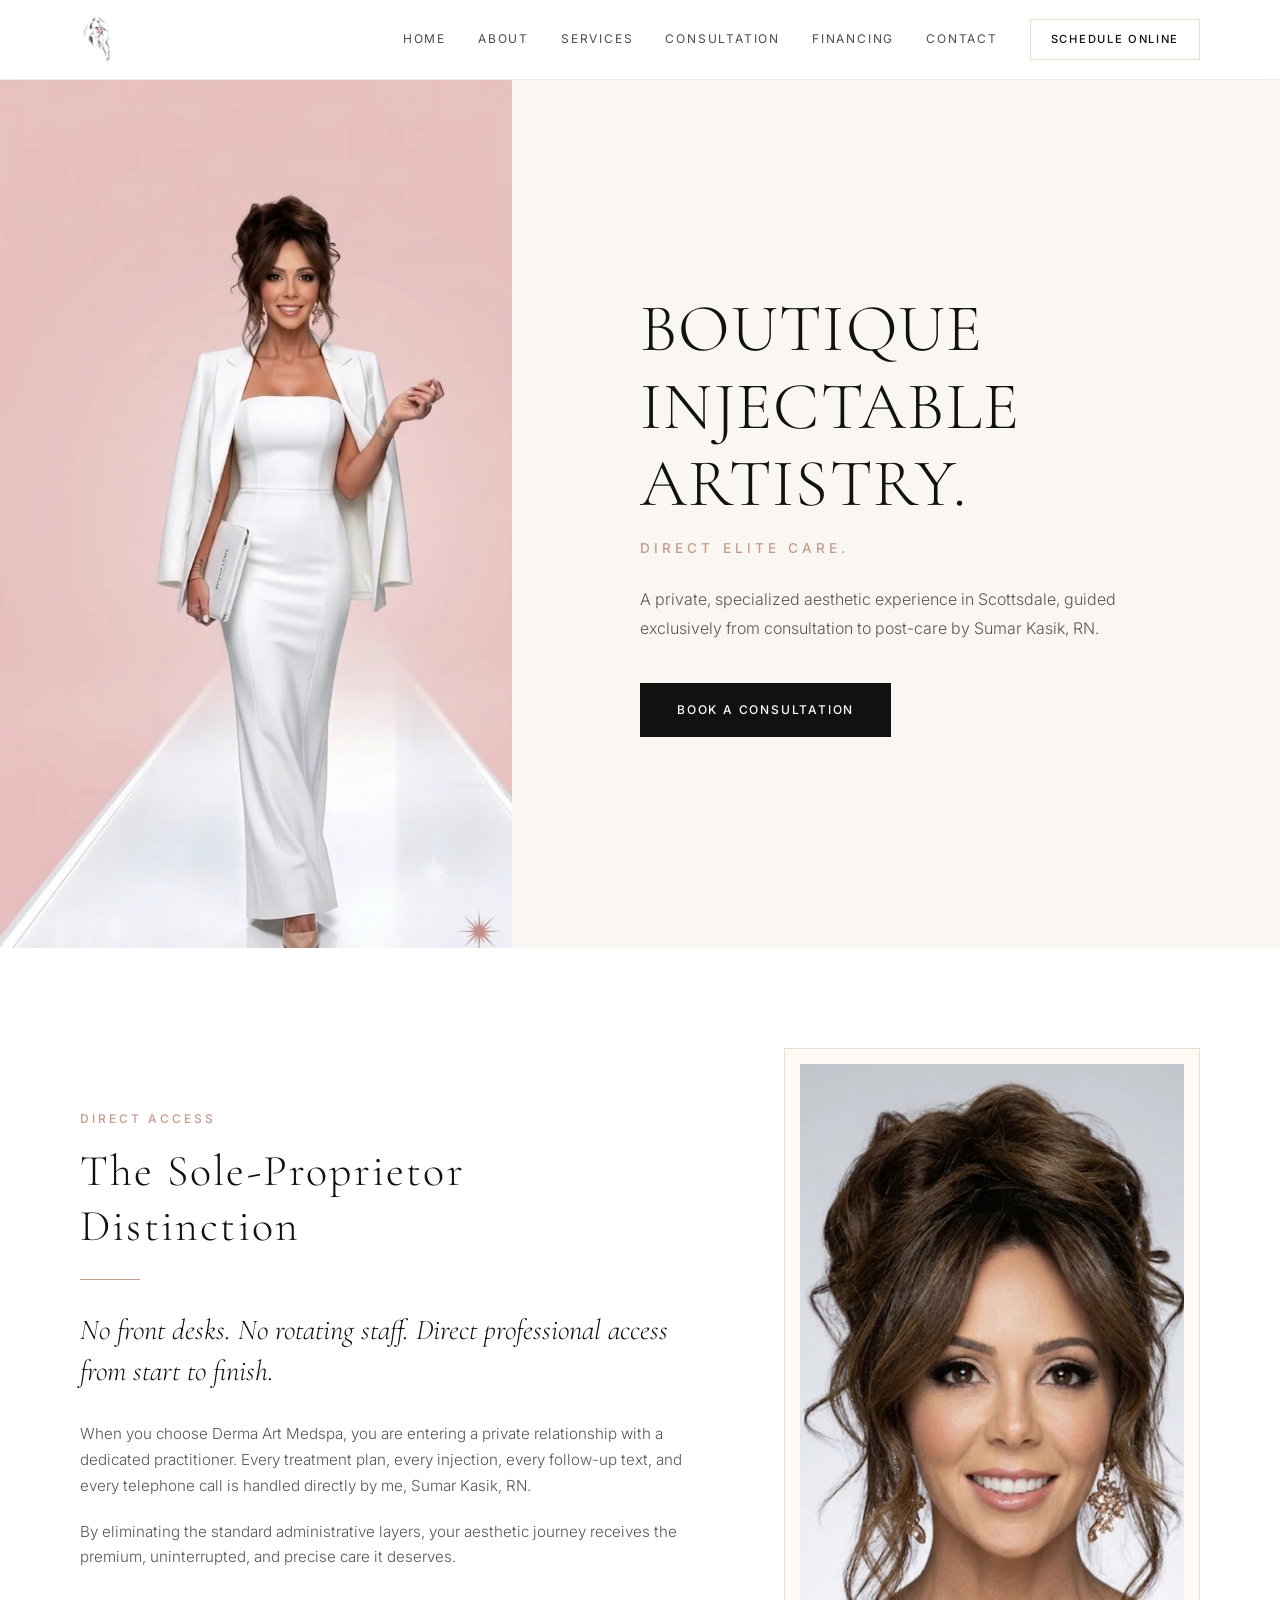
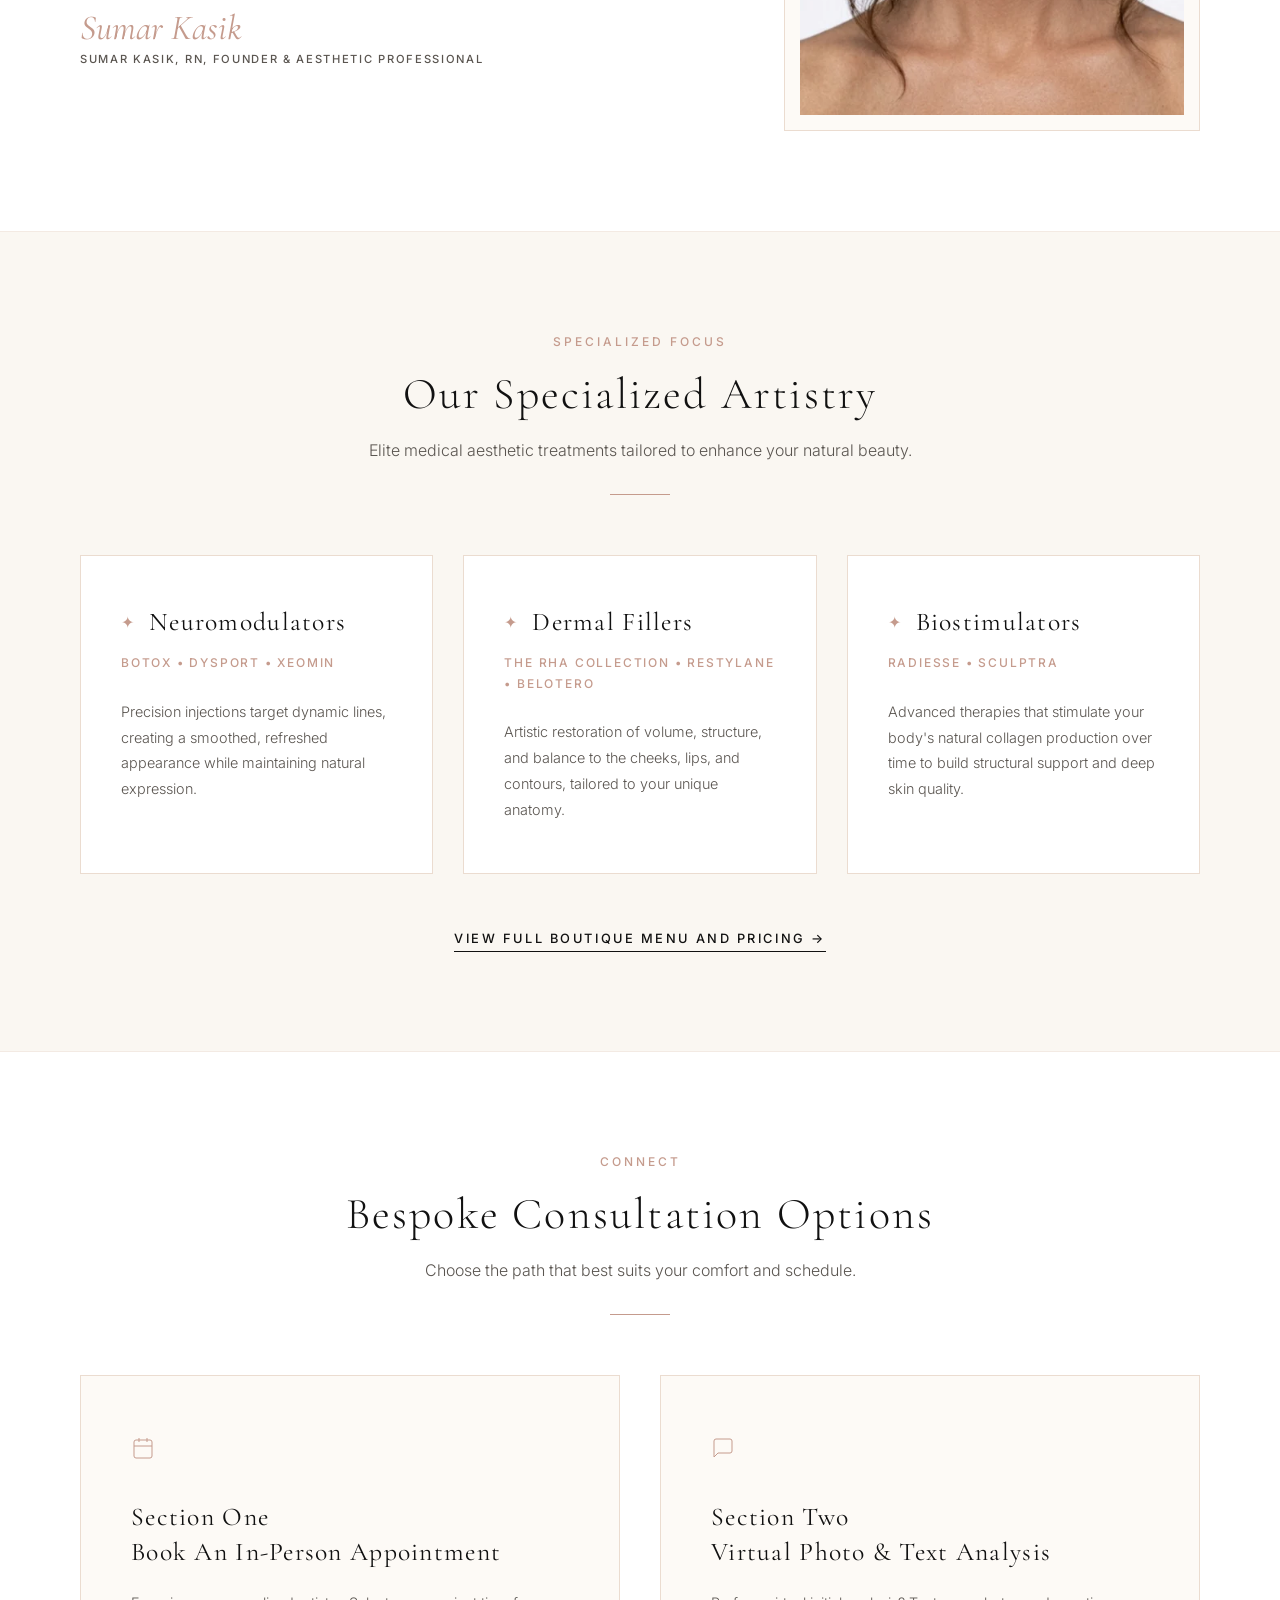
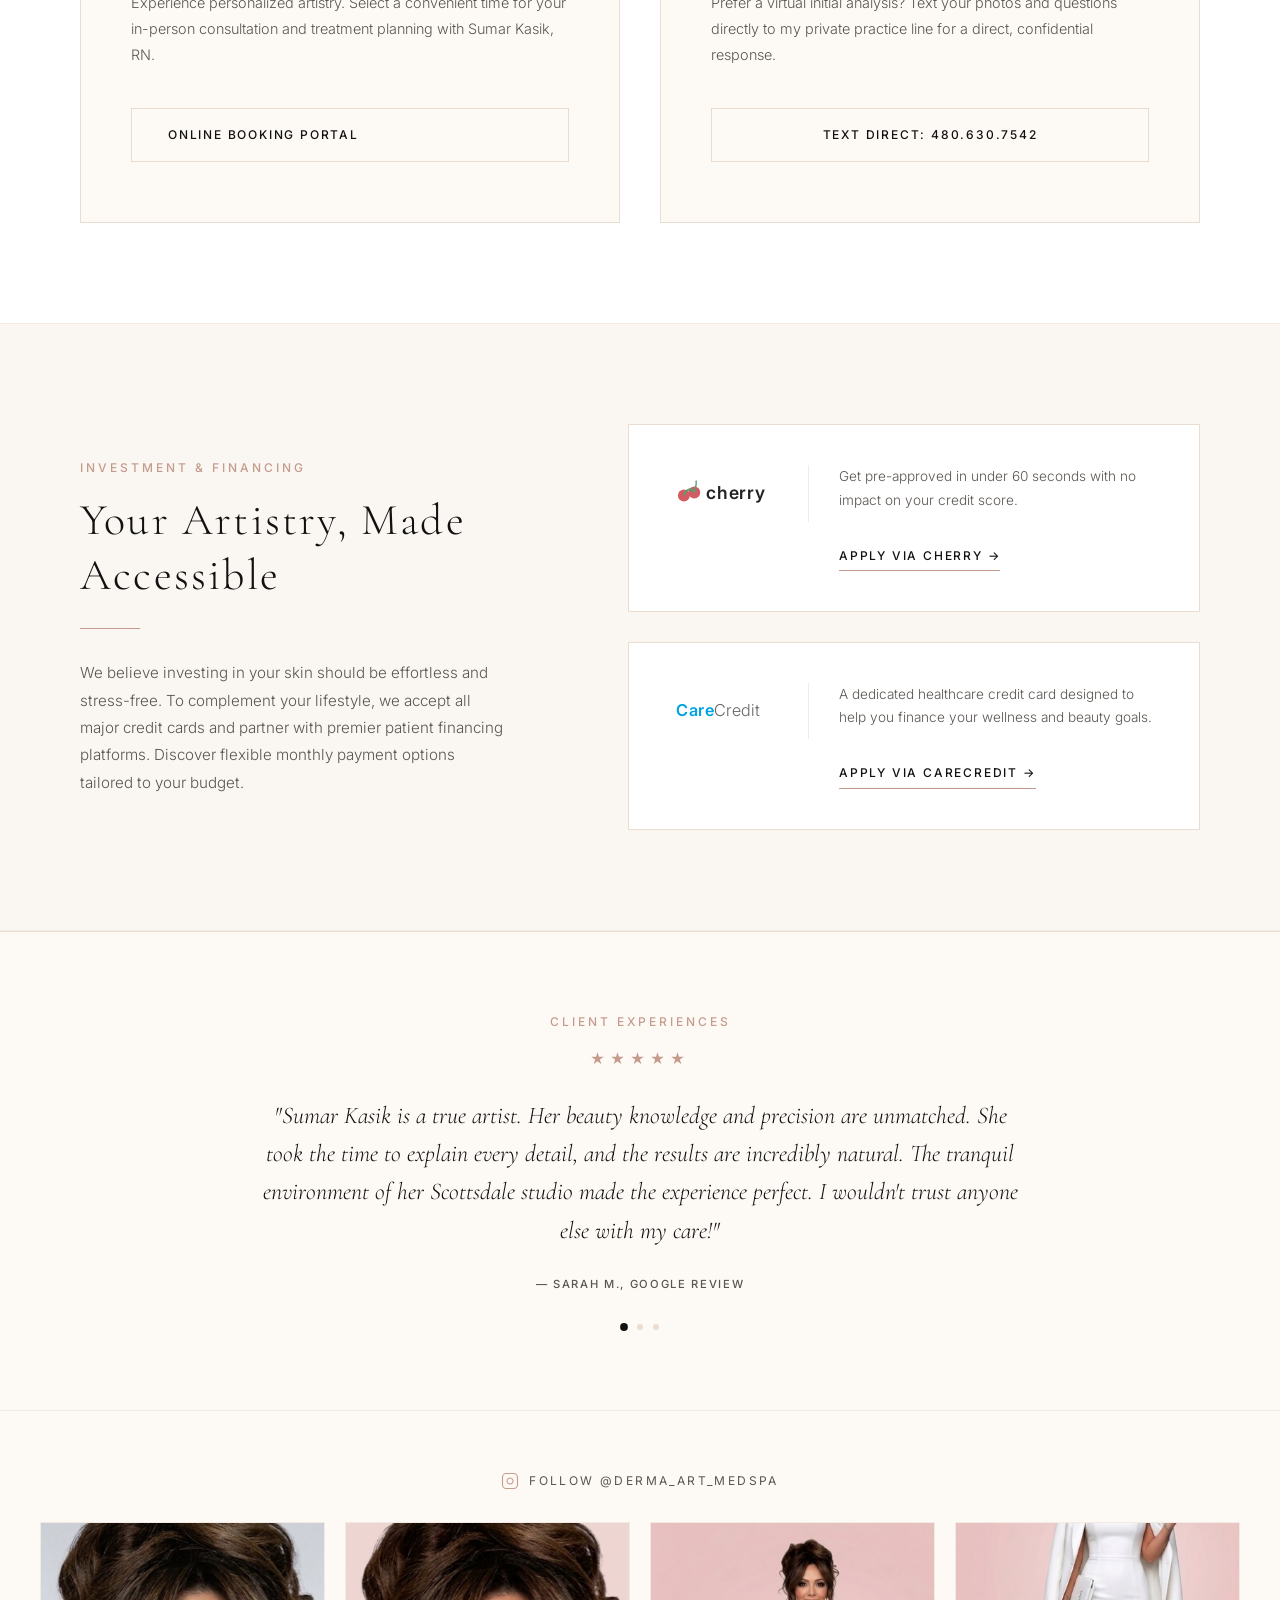
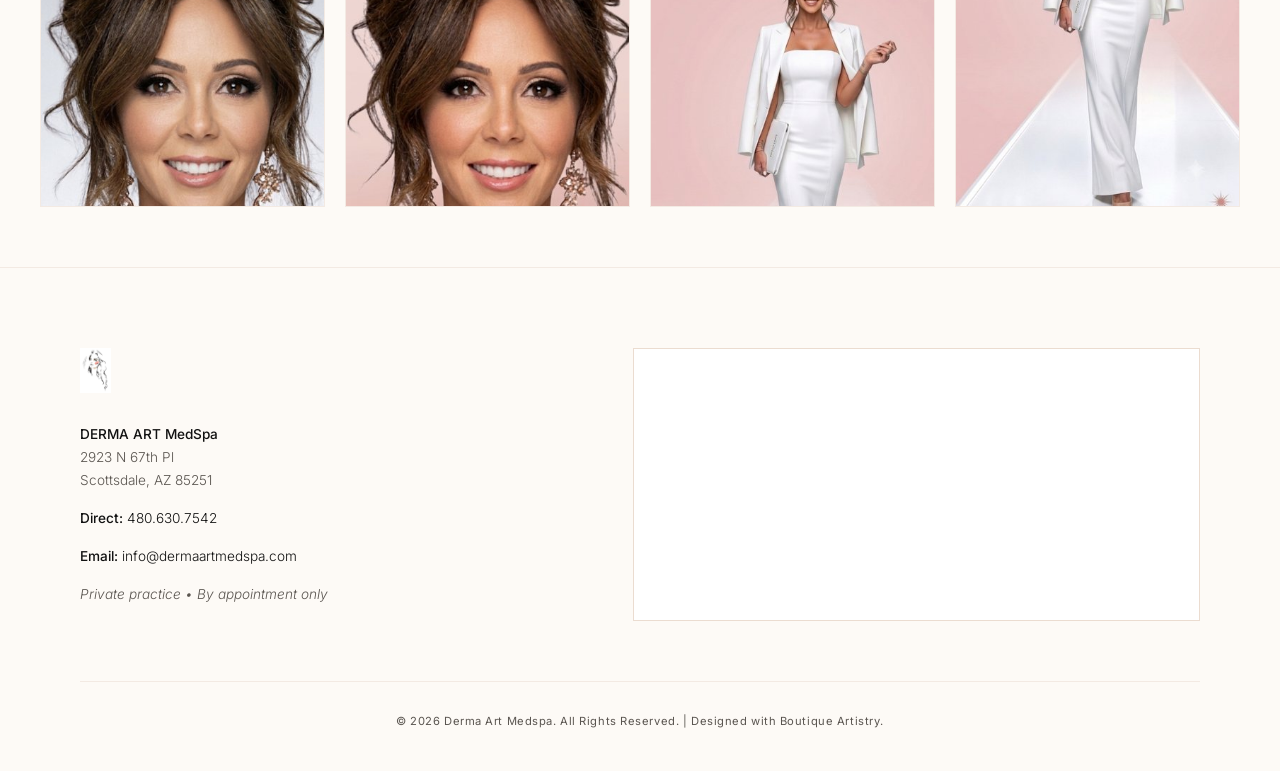
<file: deploy/configs/workspace-coder/index.html>
<!DOCTYPE html>
<html lang="en">
<head>
    <meta charset="UTF-8">
    <meta name="viewport" content="width=device-width, initial-scale=1.0">
    <meta name="description" content="A private, specialized aesthetic experience in Scottsdale, guided exclusively from consultation to post-care by Sumar Kasik, RN. Boutique Artistry. Direct Elite Care.">
    <title>Derma Art Medspa | Boutique Injectable Artistry</title>
    <!-- Google Fonts: Playfair Display for headers, Inter for clean body text -->
    <link rel="preconnect" href="https://fonts.googleapis.com">
    <link rel="preconnect" href="https://fonts.gstatic.com" crossorigin>
    <link href="https://fonts.googleapis.com/css2?family=Cormorant+Garamond:ital,wght@0,300;0,400;0,500;1,300;1,400&family=Inter:wght@200;300;400;500;600&display=swap" rel="stylesheet">
    <link rel="stylesheet" href="style.css">
</head>
<body>

    <!-- Header Navigation -->
    <header class="header">
        <div class="header-container">
            <a href="#" class="logo-link">
                <img src="assets/logo.png" alt="Derma Art Medspa Logo" class="nav-logo">
            </a>
            <nav class="nav-menu" id="navMenu">
                <a href="#hero" class="nav-item">Home</a>
                <a href="#direct-access" class="nav-item">About</a>
                <a href="#services" class="nav-item">Services</a>
                <a href="#consultation" class="nav-item">Consultation</a>
                <a href="#financing" class="nav-item">Financing</a>
                <a href="#contact" class="nav-item">Contact</a>
                <a href="https://square.site/appointments/book/EC5R46S63KXZB/derma-art-medspa-scottsdale-az" class="btn btn-nav">Schedule Online</a>
            </nav>
            <button class="hamburger" id="hamburgerBtn" aria-label="Toggle Menu">
                <span class="bar"></span>
                <span class="bar"></span>
                <span class="bar"></span>
            </button>
        </div>
    </header>

    <main>
        <!-- 1. Hero Section -->
        <section id="hero" class="hero-section">
            <div class="hero-container">
                <div class="hero-image-wrapper">
                    <picture>
                        <source srcset="assets/hero.webp" type="image/webp">
                        <img src="assets/hero.png" alt="Sumar Kasik, RN - Boutique Injectable Artist" class="hero-image">
                    </picture>
                </div>
                <div class="hero-content">
                    <div class="hero-text-block">
                        <h1 class="hero-title">BOUTIQUE<br>INJECTABLE<br>ARTISTRY.</h1>
                        <p class="hero-subtitle">Direct Elite Care.</p>
                        <p class="hero-description">
                            A private, specialized aesthetic experience in Scottsdale, guided exclusively from consultation to post-care by Sumar Kasik, RN.
                        </p>
                        <a href="https://square.site/appointments/book/EC5R46S63KXZB/derma-art-medspa-scottsdale-az" class="btn btn-primary">Book a Consultation</a>
                    </div>
                </div>
            </div>
        </section>

        <!-- 2. The Direct Access Distinction -->
        <section id="direct-access" class="direct-access-section scroll-reveal">
            <div class="section-container">
                <div class="direct-access-grid">
                    <div class="direct-access-text">
                        <span class="section-tag">Direct Access</span>
                        <h2 class="section-title">The Sole-Proprietor Distinction</h2>
                        <div class="fine-divider"></div>
                        <p class="distinction-highlight">
                            No front desks. No rotating staff. Direct professional access from start to finish.
                        </p>
                        <p class="distinction-body">
                            When you choose Derma Art Medspa, you are entering a private relationship with a dedicated practitioner. Every treatment plan, every injection, every follow-up text, and every telephone call is handled directly by me, Sumar Kasik, RN. 
                        </p>
                        <p class="distinction-body">
                            By eliminating the standard administrative layers, your aesthetic journey receives the premium, uninterrupted, and precise care it deserves.
                        </p>
                        <div class="signature-block">
                            <span class="signature-text">Sumar Kasik</span>
                            <span class="signature-title">Sumar Kasik, RN, Founder & Aesthetic Professional</span>
                        </div>
                    </div>
                    <div class="direct-access-image">
                        <picture>
                            <source srcset="assets/bio-grey.webp" type="image/webp">
                            <img src="assets/bio-grey.webp" alt="Sumar Kasik, RN - Portrait" class="bio-image">
                        </picture>
                    </div>
                </div>
            </div>
        </section>

        <!-- 3. The Specialized Service Overview -->
        <section id="services" class="services-section scroll-reveal">
            <div class="section-container">
                <div class="center-header">
                    <span class="section-tag">Specialized Focus</span>
                    <h2 class="section-title">Our Specialized Artistry</h2>
                    <p class="section-subtitle-text">Elite medical aesthetic treatments tailored to enhance your natural beauty.</p>
                    <div class="fine-divider-center"></div>
                </div>
                
                <div class="services-grid">
                    <!-- Category 1 -->
                    <div class="service-card">
                        <div class="service-card-header">
                            <span class="service-icon">✦</span>
                            <h3>Neuromodulators</h3>
                        </div>
                        <p class="service-subtitle">Botox • Dysport • Xeomin</p>
                        <p class="service-description">
                            Precision injections target dynamic lines, creating a smoothed, refreshed appearance while maintaining natural expression.
                        </p>
                    </div>

                    <!-- Category 2 -->
                    <div class="service-card">
                        <div class="service-card-header">
                            <span class="service-icon">✦</span>
                            <h3>Dermal Fillers</h3>
                        </div>
                        <p class="service-subtitle">The RHA Collection • Restylane • Belotero</p>
                        <p class="service-description">
                            Artistic restoration of volume, structure, and balance to the cheeks, lips, and contours, tailored to your unique anatomy.
                        </p>
                    </div>

                    <!-- Category 3 -->
                    <div class="service-card">
                        <div class="service-card-header">
                            <span class="service-icon">✦</span>
                            <h3>Biostimulators</h3>
                        </div>
                        <p class="service-subtitle">Radiesse • Sculptra</p>
                        <p class="service-description">
                            Advanced therapies that stimulate your body's natural collagen production over time to build structural support and deep skin quality.
                        </p>
                    </div>
                </div>

                <div class="services-footer">
                    <a href="#" class="boutique-menu-link placeholder-trigger">View full boutique menu and pricing &rarr;</a>
                </div>
            </div>
        </section>

        <!-- 4. Two-Way Consultation Suite -->
        <section id="consultation" class="consultation-section scroll-reveal">
            <div class="section-container">
                <div class="center-header">
                    <span class="section-tag">Connect</span>
                    <h2 class="section-title">Bespoke Consultation Options</h2>
                    <p class="section-subtitle-text">Choose the path that best suits your comfort and schedule.</p>
                    <div class="fine-divider-center"></div>
                </div>

                <div class="consultation-grid">
                    <!-- Option 1: In-Person -->
                    <div class="consult-box">
                        <div class="consult-icon">
                            <svg viewBox="0 0 24 24" width="24" height="24" stroke="currentColor" stroke-width="1" fill="none">
                                <rect x="3" y="4" width="18" height="18" rx="2" ry="2"></rect>
                                <line x1="16" y1="2" x2="16" y2="6"></line>
                                <line x1="8" y1="2" x2="8" y2="6"></line>
                                <line x1="3" y1="10" x2="21" y2="10"></line>
                            </svg>
                        </div>
                        <h3>Section One<br>Book An In-Person Appointment</h3>
                        <p class="consult-description">
                            Experience personalized artistry. Select a convenient time for your in-person consultation and treatment planning with Sumar Kasik, RN.
                        </p>
                        <a href="https://square.site/appointments/book/EC5R46S63KXZB/derma-art-medspa-scottsdale-az" class="btn btn-secondary">Online Booking Portal</a>
                    </div>

                    <!-- Option 2: Virtual Text -->
                    <div class="consult-box">
                        <div class="consult-icon">
                            <svg viewBox="0 0 24 24" width="24" height="24" stroke="currentColor" stroke-width="1" fill="none">
                                <path d="M21 15a2 2 0 0 1-2 2H7l-4 4V5a2 2 0 0 1 2-2h14a2 2 0 0 1 2 2z"></path>
                            </svg>
                        </div>
                        <h3>Section Two<br>Virtual Photo & Text Analysis</h3>
                        <p class="consult-description">
                            Prefer a virtual initial analysis? Text your photos and questions directly to my private practice line for a direct, confidential response.
                        </p>
                        <a href="tel:4806307542" class="btn btn-secondary-outline">Text Direct: 480.630.7542</a>
                    </div>
                </div>
            </div>
        </section>

        <!-- 5. Seamless Financing -->
        <section id="financing" class="financing-section scroll-reveal">
            <div class="section-container">
                <div class="financing-grid">
                    <div class="financing-intro">
                        <span class="section-tag">Investment & Financing</span>
                        <h2 class="section-title">Your Artistry, Made Accessible</h2>
                        <div class="fine-divider"></div>
                        <p class="financing-description">
                            We believe investing in your skin should be effortless and stress-free. To complement your lifestyle, we accept all major credit cards and partner with premier patient financing platforms. Discover flexible monthly payment options tailored to your budget.
                        </p>
                    </div>
                    <div class="financing-platforms">
                        <!-- Cherry Financing -->
                        <div class="financing-card">
                            <div class="platform-logo-wrapper">
                                <!-- Cherry Logo SVG (Minimalist representation) -->
                                <svg class="platform-logo cherry-logo" viewBox="0 0 160 40" height="30" width="120" xmlns="http://www.w3.org/2000/svg">
                                    <circle cx="20" cy="22" r="8" fill="#d45b64"></circle>
                                    <circle cx="34" cy="18" r="8" fill="#d45b64"></circle>
                                    <path d="M20 22 C22 14, 30 10, 34 18" stroke="#5a9e6d" stroke-width="2.5" fill="none"></path>
                                    <path d="M34 18 C36 10, 38 4, 36 2" stroke="#5a9e6d" stroke-width="2" fill="none"></path>
                                    <text x="50" y="27" font-family="'Inter', sans-serif" font-weight="600" font-size="24" fill="#222222" letter-spacing="1">cherry</text>
                                </svg>
                            </div>
                            <p class="platform-copy">
                                Get pre-approved in under 60 seconds with no impact on your credit score.
                            </p>
                            <a href="https://withcherry.com/" class="btn btn-text-link">Apply via Cherry &rarr;</a>
                        </div>

                        <!-- CareCredit Financing -->
                        <div class="financing-card">
                            <div class="platform-logo-wrapper">
                                <!-- CareCredit Logo SVG -->
                                <svg class="platform-logo carecredit-logo" viewBox="0 0 160 40" height="30" width="120" xmlns="http://www.w3.org/2000/svg">
                                    <text x="10" y="27" font-family="'Inter', sans-serif" font-weight="600" font-size="22" fill="#00a3e0" letter-spacing="0.5">Care<tspan fill="#666666" font-weight="300">Credit</tspan></text>
                                </svg>
                            </div>
                            <p class="platform-copy">
                                A dedicated healthcare credit card designed to help you finance your wellness and beauty goals.
                            </p>
                            <a href="https://www.carecredit.com/doctor-locator/phoeniex-az/avante-optics-gfr352/" class="btn btn-text-link">Apply via CareCredit &rarr;</a>
                        </div>
                    </div>
                </div>
            </div>
        </section>
    </main>

    <!-- 6. Social Proof & Location (Footer) -->
    <footer id="contact" class="footer">
        <div class="footer-top">
            <!-- Review Carousel -->
            <div class="reviews-container">
                <span class="section-tag tag-center">Client Experiences</span>
                <div class="review-slider">
                    <!-- Slide 1 -->
                    <div class="review-slide active">
                        <div class="star-rating">★★★★★</div>
                        <p class="review-text">
                            "Sumar Kasik is a true artist. Her beauty knowledge and precision are unmatched. She took the time to explain every detail, and the results are incredibly natural. The tranquil environment of her Scottsdale studio made the experience perfect. I wouldn't trust anyone else with my care!"
                        </p>
                        <p class="review-author">— Sarah M., Google Review</p>
                    </div>
                    <!-- Slide 2 -->
                    <div class="review-slide">
                        <div class="star-rating">★★★★★</div>
                        <p class="review-text">
                            "What a breath of fresh air! Bypassing a busy front desk and dealing directly with Sumar from the first text was incredible. She is reliable, professional, and has an eye for aesthetic symmetry. She enhances your natural features beautifully. Highly recommend!"
                        </p>
                        <p class="review-author">— Elena R., Groupon Verified</p>
                    </div>
                    <!-- Slide 3 -->
                    <div class="review-slide">
                        <div class="star-rating">★★★★★</div>
                        <p class="review-text">
                            "Sumar's competence and warm personality instantly put me at ease. Her Scottsdale studio is a peaceful sanctuary. She represents personal beauty and artistry at the highest level, and her recommendations were spot on. My results are subtle, fresh, and exactly what I wanted."
                        </p>
                        <p class="review-author">— Amanda T., Groupon Verified</p>
                    </div>
                </div>
                <div class="carousel-dots">
                    <span class="dot active" data-index="0"></span>
                    <span class="dot" data-index="1"></span>
                    <span class="dot" data-index="2"></span>
                </div>
            </div>
        </div>

        <div class="footer-middle">
            <!-- Instagram Widget -->
            <div class="instagram-container">
                <div class="instagram-header">
                    <svg viewBox="0 0 24 24" width="18" height="18" stroke="currentColor" stroke-width="1.5" fill="none" class="insta-icon">
                        <rect x="2" y="2" width="20" height="20" rx="5" ry="5"></rect>
                        <path d="M16 11.37A4 4 0 1 1 12.63 8 4 4 0 0 1 16 11.37z"></path>
                        <line x1="17.5" y1="6.5" x2="17.51" y2="6.5"></line>
                    </svg>
                    <span>Follow @derma_art_medspa</span>
                </div>
                <div class="instagram-grid">
                    <div class="instagram-item">
                        <img src="assets/instagram1.jpg" alt="Instagram Post 1" class="insta-img">
                        <div class="insta-overlay"><span class="heart">❤</span></div>
                    </div>
                    <div class="instagram-item">
                        <img src="assets/instagram2.jpg" alt="Instagram Post 2" class="insta-img">
                        <div class="insta-overlay"><span class="heart">❤</span></div>
                    </div>
                    <div class="instagram-item">
                        <img src="assets/instagram3.jpg" alt="Instagram Post 3" class="insta-img">
                        <div class="insta-overlay"><span class="heart">❤</span></div>
                    </div>
                    <div class="instagram-item">
                        <img src="assets/instagram4.jpg" alt="Instagram Post 4" class="insta-img">
                        <div class="insta-overlay"><span class="heart">❤</span></div>
                    </div>
                </div>
            </div>
        </div>

        <div class="footer-bottom">
            <div class="footer-grid">
                <!-- Essentials Block -->
                <div class="footer-essentials">
                    <img src="assets/logo.png" alt="Derma Art Medspa Logo" class="footer-logo">
                    <div class="contact-details">
                        <p class="address">
                            <strong>DERMA ART MedSpa</strong><br>
                            2923 N 67th Pl<br>
                            Scottsdale, AZ 85251
                        </p>
                        <p class="phone">
                            <strong>Direct:</strong> <a href="tel:4806307542" class="footer-contact-link">480.630.7542</a>
                        </p>
                        <p class="email">
                            <strong>Email:</strong> <a href="mailto:info@dermaartmedspa.com" class="footer-contact-link">info@dermaartmedspa.com</a>
                        </p>
                        <p class="hours">
                            <em>Private practice • By appointment only</em>
                        </p>
                    </div>
                </div>

                <!-- Google Map Embed (Greyscale & Muted) -->
                <div class="footer-map">
                    <iframe 
                        src="https://www.google.com/maps/embed?pb=!1m18!1m12!1m3!1d3327.9103073740263!2d-111.9363066!3d33.4839843!2m3!1f0!2f0!3f0!3m2!1i1024!2i768!4f13.1!3m3!1m2!1s0x872b0beb4e9ef491%3A0xcad46fbf8c5ab20b!2s2923%20N%2067th%20Pl%2C%20Scottsdale%2C%20AZ%2085251!5e0!3m2!1sen!2sus!4v1700000000000!5m2!1sen!2sus" 
                        width="100%" 
                        height="220" 
                        style="border:0;" 
                        allowfullscreen="" 
                        loading="lazy" 
                        referrerpolicy="no-referrer-when-downgrade"
                        title="Derma Art Medspa Location Map">
                    </iframe>
                </div>
            </div>
            
            <div class="copyright-row">
                <p>&copy; 2026 Derma Art Medspa. All Rights Reserved. | Designed with Boutique Artistry.</p>
            </div>
        </div>
    </footer>

    <!-- Custom Modal for Placeholder Links -->
    <div class="modal-overlay" id="placeholderModal">
        <div class="modal-content">
            <button class="modal-close" id="modalCloseBtn" aria-label="Close Modal">&times;</button>
            <div class="modal-header">
                <span class="modal-icon">✦</span>
                <h2>Placeholder Notification</h2>
            </div>
            <div class="modal-divider"></div>
            <p class="modal-text">
                This button or link is currently a placeholder. It will become fully active once the live portal credentials and URL configurations (such as Vagaro, Cherry, or CareCredit) are integrated into this website.
            </p>
            <button class="btn btn-modal-close" id="modalCloseBtnOk">Understood</button>
        </div>
    </div>

    <script src="app.js"></script>
</body>
</html>
</file>
<file: deploy/configs/workspace-coder/style.css>
/* --- DESIGN SYSTEM & CSS VARIABLES --- */
:root {
    --bg-primary: #ffffff;
    --bg-secondary: #faf7f2; /* Pale, tranquil cream */
    --bg-accent: #fdfaf6;
    --text-primary: #111111; /* Warm dark grey/off-black */
    --text-secondary: #5a5550; /* Muted grey */
    --accent-color: #c59b8d; /* Muted rose gold */
    --accent-hover: #b48a7c;
    --border-color: #ebdcd0; /* Fine Warm-grey border */
    --border-light: #f3eae3;
    
    --font-serif: 'Cormorant Garamond', Georgia, serif;
    --font-sans: 'Inter', -apple-system, BlinkMacSystemFont, "Segoe UI", Roboto, sans-serif;
    
    --header-height: 80px;
    --container-max-width: 1200px;
    --transition-speed: 0.4s;
    --ease-preset: cubic-bezier(0.25, 0.46, 0.45, 0.94);
}

/* --- RESET & BASIC STYLES --- */
* {
    margin: 0;
    padding: 0;
    box-sizing: border-box;
}

html {
    scroll-behavior: smooth;
    font-size: 16px;
}

body {
    font-family: var(--font-sans);
    background-color: var(--bg-primary);
    color: var(--text-primary);
    line-height: 1.7;
    -webkit-font-smoothing: antialiased;
    overflow-x: hidden;
}

h1, h2, h3, h4 {
    font-family: var(--font-serif);
    font-weight: 300;
    letter-spacing: 0.05em;
    line-height: 1.25;
}

a {
    color: inherit;
    text-decoration: none;
    transition: all 0.3s ease;
}

img {
    max-width: 100%;
    height: auto;
    display: block;
}

.section-container {
    width: 100%;
    max-width: var(--container-max-width);
    margin: 0 auto;
    padding: 100px 40px;
}

/* --- HELPER STYLES --- */
.section-tag {
    font-family: var(--font-sans);
    text-transform: uppercase;
    font-size: 0.75rem;
    font-weight: 500;
    letter-spacing: 0.25em;
    color: var(--accent-color);
    display: block;
    margin-bottom: 15px;
}

.tag-center {
    text-align: center;
}

.section-title {
    font-size: 2.75rem;
    font-weight: 300;
    margin-bottom: 25px;
    color: var(--text-primary);
}

.section-subtitle-text {
    font-family: var(--font-sans);
    font-size: 1rem;
    color: var(--text-secondary);
    font-weight: 300;
    margin-top: -10px;
    margin-bottom: 30px;
}

.center-header {
    text-align: center;
    margin-bottom: 60px;
}

.fine-divider {
    width: 60px;
    height: 1px;
    background-color: var(--accent-color);
    margin-bottom: 30px;
}

.fine-divider-center {
    width: 60px;
    height: 1px;
    background-color: var(--accent-color);
    margin: 0 auto 30px auto;
}

/* --- BUTTONS --- */
.btn {
    display: inline-block;
    font-family: var(--font-sans);
    font-size: 0.75rem;
    text-transform: uppercase;
    font-weight: 500;
    letter-spacing: 0.15em;
    padding: 16px 36px;
    border: 1px solid var(--text-primary);
    cursor: pointer;
    background: transparent;
    transition: all var(--transition-speed) var(--ease-preset);
    outline: none;
}

.btn-primary {
    background-color: var(--text-primary);
    color: var(--bg-primary);
}

.btn-primary:hover {
    background-color: var(--accent-color);
    border-color: var(--accent-color);
    color: var(--bg-primary);
    transform: translateY(-2px);
}

.btn-secondary {
    border-color: var(--border-color);
    color: var(--text-primary);
    background-color: var(--bg-accent);
}

.btn-secondary:hover {
    border-color: var(--text-primary);
    background-color: var(--text-primary);
    color: var(--bg-primary);
}

.btn-secondary-outline {
    border: 1px solid var(--border-color);
    color: var(--text-primary);
    text-align: center;
    padding: 16px 24px;
}

.btn-secondary-outline:hover {
    border-color: var(--text-primary);
    background-color: var(--bg-accent);
}

.btn-text-link {
    border: none;
    border-bottom: 1px solid var(--accent-color);
    padding: 4px 0;
    font-size: 0.75rem;
    letter-spacing: 0.15em;
    color: var(--text-primary);
}

.btn-text-link:hover {
    color: var(--accent-hover);
    border-bottom-color: var(--accent-hover);
    padding-left: 5px;
}

/* --- HEADER & NAVIGATION --- */
.header {
    position: fixed;
    top: 0;
    left: 0;
    width: 100%;
    height: var(--header-height);
    background-color: rgba(255, 255, 255, 0.9);
    backdrop-filter: blur(10px);
    -webkit-backdrop-filter: blur(10px);
    border-bottom: 1px solid var(--border-light);
    z-index: 1000;
    transition: all 0.3s ease;
}

.header-container {
    max-width: var(--container-max-width);
    margin: 0 auto;
    height: 100%;
    display: flex;
    justify-content: space-between;
    align-items: center;
    padding: 0 40px;
}

.nav-logo {
    height: 50px;
    width: auto;
}

.nav-menu {
    display: flex;
    align-items: center;
    gap: 32px;
}

.nav-item {
    font-size: 0.75rem;
    text-transform: uppercase;
    font-weight: 400;
    letter-spacing: 0.15em;
    color: var(--text-primary);
    opacity: 0.75;
}

.nav-item:hover {
    opacity: 1;
    color: var(--accent-color);
}

.btn-nav {
    padding: 10px 20px;
    font-size: 0.7rem;
    border-color: var(--border-color);
}

.btn-nav:hover {
    background-color: var(--text-primary);
    color: var(--bg-primary);
    border-color: var(--text-primary);
}

/* Hamburger Menu Button */
.hamburger {
    display: none;
    cursor: pointer;
    background: transparent;
    border: none;
}

.hamburger .bar {
    display: block;
    width: 20px;
    height: 1px;
    margin: 5px auto;
    background-color: var(--text-primary);
    transition: all 0.3s ease-in-out;
}

/* --- 1. HERO SECTION --- */
.hero-section {
    padding-top: var(--header-height);
    min-height: calc(100vh - var(--header-height));
    background-color: var(--bg-secondary);
    display: flex;
    align-items: stretch;
}

.hero-container {
    display: flex;
    width: 100%;
    max-width: 100%;
}

.hero-image-wrapper {
    flex: 1;
    position: relative;
    overflow: hidden;
    background-color: #f7e9e6; /* Matches the background of the image exactly */
}

.hero-image {
    width: 100%;
    height: 100%;
    object-fit: cover;
    object-position: center bottom;
}

.hero-content {
    flex: 1;
    display: flex;
    align-items: center;
    justify-content: flex-start;
    padding: 80px 10%;
    background-color: var(--bg-secondary);
}

.hero-text-block {
    max-width: 480px;
}

.hero-title {
    font-size: 4.2rem;
    font-weight: 300;
    line-height: 1.15;
    letter-spacing: 0.02em;
    color: var(--text-primary);
    margin-bottom: 15px;
}

.hero-subtitle {
    font-family: var(--font-sans);
    text-transform: uppercase;
    font-size: 0.85rem;
    font-weight: 500;
    letter-spacing: 0.3em;
    color: var(--accent-color);
    margin-bottom: 25px;
}

.hero-description {
    font-size: 1rem;
    color: var(--text-secondary);
    margin-bottom: 40px;
    font-weight: 300;
    line-height: 1.8;
}

/* --- 2. DIRECT ACCESS SECTION --- */
.direct-access-section {
    background-color: var(--bg-primary);
    border-bottom: 1px solid var(--border-light);
}

.direct-access-grid {
    display: grid;
    grid-template-columns: 1.2fr 0.8fr;
    gap: 80px;
    align-items: center;
}

.direct-access-text {
    padding-right: 20px;
}

.distinction-highlight {
    font-family: var(--font-serif);
    font-size: 1.8rem;
    font-style: italic;
    color: var(--text-primary);
    margin-bottom: 30px;
    line-height: 1.4;
    font-weight: 300;
}

.distinction-body {
    font-size: 0.95rem;
    color: var(--text-secondary);
    margin-bottom: 20px;
    font-weight: 300;
}

.signature-block {
    margin-top: 40px;
    display: flex;
    flex-direction: column;
}

.signature-text {
    font-family: var(--font-serif);
    font-size: 2.2rem;
    color: var(--accent-color);
    font-style: italic;
    margin-bottom: 5px;
    line-height: 1;
}

.signature-title {
    font-size: 0.7rem;
    text-transform: uppercase;
    letter-spacing: 0.15em;
    color: var(--text-secondary);
    font-weight: 500;
}

.direct-access-image {
    position: relative;
    border: 1px solid var(--border-color);
    padding: 15px;
    background-color: var(--bg-accent);
}

.bio-image {
    width: 100%;
    height: auto;
    object-fit: cover;
}

/* --- 3. SERVICES SECTION --- */
.services-section {
    background-color: var(--bg-secondary);
    border-bottom: 1px solid var(--border-light);
}

.services-grid {
    display: grid;
    grid-template-columns: repeat(3, 1fr);
    gap: 30px;
    margin-bottom: 50px;
}

.service-card {
    background-color: var(--bg-primary);
    border: 1px solid var(--border-color);
    padding: 50px 40px;
    transition: all var(--transition-speed) var(--ease-preset);
}

.service-card:hover {
    transform: translateY(-5px);
    border-color: var(--text-primary);
    box-shadow: 0 10px 30px rgba(0, 0, 0, 0.02);
}

.service-card-header {
    display: flex;
    align-items: center;
    gap: 15px;
    margin-bottom: 15px;
}

.service-icon {
    font-size: 1rem;
    color: var(--accent-color);
}

.service-card h3 {
    font-size: 1.6rem;
    font-weight: 400;
    color: var(--text-primary);
}

.service-subtitle {
    font-family: var(--font-sans);
    font-size: 0.75rem;
    text-transform: uppercase;
    font-weight: 500;
    letter-spacing: 0.15em;
    color: var(--accent-color);
    margin-bottom: 25px;
}

.service-description {
    font-size: 0.9rem;
    color: var(--text-secondary);
    font-weight: 300;
    line-height: 1.8;
}

.services-footer {
    text-align: center;
    margin-top: 20px;
}

.boutique-menu-link {
    font-family: var(--font-sans);
    font-size: 0.8rem;
    text-transform: uppercase;
    font-weight: 500;
    letter-spacing: 0.2em;
    color: var(--text-primary);
    border-bottom: 1px solid var(--text-primary);
    padding-bottom: 5px;
}

.boutique-menu-link:hover {
    color: var(--accent-color);
    border-bottom-color: var(--accent-color);
    padding-left: 8px;
}

/* --- 4. CONSULTATION SECTION --- */
.consultation-section {
    background-color: var(--bg-primary);
    border-bottom: 1px solid var(--border-light);
}

.consultation-grid {
    display: grid;
    grid-template-columns: repeat(2, 1fr);
    gap: 40px;
}

.consult-box {
    border: 1px solid var(--border-color);
    padding: 60px 50px;
    background-color: var(--bg-accent);
    display: flex;
    flex-direction: column;
    align-items: flex-start;
    transition: all var(--transition-speed) var(--ease-preset);
}

.consult-box:hover {
    border-color: var(--text-primary);
}

.consult-icon {
    margin-bottom: 30px;
    color: var(--accent-color);
}

.consult-box h3 {
    font-size: 1.6rem;
    font-weight: 400;
    margin-bottom: 20px;
    line-height: 1.4;
}

.consult-description {
    font-size: 0.9rem;
    color: var(--text-secondary);
    margin-bottom: 40px;
    font-weight: 300;
    line-height: 1.8;
    flex-grow: 1;
}

.consult-box .btn, 
.consult-box .btn-secondary-outline {
    width: 100%;
}

/* --- 5. FINANCING SECTION --- */
.financing-section {
    background-color: var(--bg-secondary);
    border-bottom: 1px solid var(--border-light);
}

.financing-grid {
    display: grid;
    grid-template-columns: 0.9fr 1.1fr;
    gap: 80px;
    align-items: center;
}

.financing-intro {
    padding-right: 40px;
}

.financing-description {
    font-size: 0.95rem;
    color: var(--text-secondary);
    font-weight: 300;
    line-height: 1.8;
}

.financing-platforms {
    display: flex;
    flex-direction: column;
    gap: 30px;
}

.financing-card {
    background-color: var(--bg-primary);
    border: 1px solid var(--border-color);
    padding: 40px;
    display: grid;
    grid-template-columns: 140px 1fr;
    gap: 30px;
    align-items: center;
}

.platform-logo-wrapper {
    display: flex;
    justify-content: flex-start;
    align-items: center;
    border-right: 1px solid var(--border-light);
    height: 100%;
    padding-right: 20px;
}

.platform-logo {
    display: block;
    max-width: 100%;
}

.platform-copy {
    font-size: 0.85rem;
    color: var(--text-secondary);
    font-weight: 300;
    margin-bottom: 10px;
}

.financing-card .btn-text-link {
    grid-column: 2 / -1;
    justify-self: start;
    margin-top: -10px;
}

/* --- 6. FOOTER --- */
.footer {
    background-color: var(--bg-accent);
    border-top: 1px solid var(--border-color);
}

/* Review Carousel */
.footer-top {
    border-bottom: 1px solid var(--border-light);
}

.reviews-container {
    max-width: 800px;
    margin: 0 auto;
    padding: 80px 20px;
    text-align: center;
}

.review-slider {
    position: relative;
    min-height: 200px;
    margin-bottom: 30px;
}

.review-slide {
    position: absolute;
    top: 0;
    left: 0;
    width: 100%;
    opacity: 0;
    transform: translateY(15px);
    transition: all 0.6s var(--ease-preset);
    pointer-events: none;
}

.review-slide.active {
    position: relative;
    opacity: 1;
    transform: translateY(0);
    pointer-events: auto;
}

.star-rating {
    color: var(--accent-color);
    letter-spacing: 5px;
    font-size: 0.9rem;
    margin-bottom: 25px;
}

.review-text {
    font-family: var(--font-serif);
    font-size: 1.5rem;
    font-style: italic;
    font-weight: 300;
    line-height: 1.6;
    color: var(--text-primary);
    margin-bottom: 25px;
}

.review-author {
    font-family: var(--font-sans);
    text-transform: uppercase;
    font-size: 0.7rem;
    font-weight: 500;
    letter-spacing: 0.15em;
    color: var(--text-secondary);
}

.carousel-dots {
    display: flex;
    justify-content: center;
    gap: 10px;
}

.dot {
    width: 6px;
    height: 6px;
    border-radius: 50%;
    background-color: var(--border-color);
    cursor: pointer;
    transition: all 0.3s ease;
}

.dot.active {
    background-color: var(--text-primary);
    transform: scale(1.3);
}

/* Instagram Widget */
.footer-middle {
    border-bottom: 1px solid var(--border-light);
    padding: 60px 40px;
}

.instagram-container {
    max-width: var(--container-max-width);
    margin: 0 auto;
}

.instagram-header {
    display: flex;
    align-items: center;
    justify-content: center;
    gap: 10px;
    font-size: 0.75rem;
    text-transform: uppercase;
    letter-spacing: 0.2em;
    margin-bottom: 30px;
    color: var(--text-secondary);
}

.insta-icon {
    color: var(--accent-color);
}

.instagram-grid {
    display: grid;
    grid-template-columns: repeat(4, 1fr);
    gap: 20px;
}

.instagram-item {
    position: relative;
    overflow: hidden;
    aspect-ratio: 1;
    border: 1px solid var(--border-light);
}

.insta-img {
    width: 100%;
    height: 100%;
    object-fit: cover;
    transition: transform 0.6s var(--ease-preset);
}

.insta-overlay {
    position: absolute;
    top: 0;
    left: 0;
    width: 100%;
    height: 100%;
    background-color: rgba(255, 255, 255, 0.4);
    display: flex;
    align-items: center;
    justify-content: center;
    opacity: 0;
    transition: all 0.4s ease;
    backdrop-filter: blur(2px);
}

.heart {
    color: var(--text-primary);
    font-size: 1.5rem;
    transform: scale(0.8);
    transition: transform 0.4s var(--ease-preset);
}

.instagram-item:hover .insta-img {
    transform: scale(1.05);
}

.instagram-item:hover .insta-overlay {
    opacity: 1;
}

.instagram-item:hover .heart {
    transform: scale(1);
}

/* Essentials and Map */
.footer-bottom {
    max-width: var(--container-max-width);
    margin: 0 auto;
    padding: 80px 40px 40px 40px;
}

.footer-grid {
    display: grid;
    grid-template-columns: 1fr 1.2fr;
    gap: 80px;
    margin-bottom: 60px;
}

.footer-logo {
    height: 45px;
    width: auto;
    margin-bottom: 30px;
}

.contact-details p {
    font-size: 0.85rem;
    color: var(--text-secondary);
    margin-bottom: 15px;
    font-weight: 300;
}

.contact-details strong {
    color: var(--text-primary);
    font-weight: 500;
}

.footer-contact-link {
    color: var(--text-primary);
    border-bottom: 1px solid transparent;
}

.footer-contact-link:hover {
    color: var(--accent-color);
    border-bottom-color: var(--accent-color);
}

.footer-map {
    border: 1px solid var(--border-color);
    padding: 10px;
    background-color: var(--bg-primary);
}

.footer-map iframe {
    filter: grayscale(1) contrast(0.9) brightness(0.95);
    opacity: 0.6;
    transition: all 0.5s ease;
}

.footer-map:hover iframe {
    filter: grayscale(0.2) contrast(1) brightness(1);
    opacity: 0.95;
}

.copyright-row {
    border-top: 1px solid var(--border-light);
    padding-top: 30px;
    text-align: center;
    font-size: 0.7rem;
    color: var(--text-secondary);
    letter-spacing: 0.05em;
}

/* --- CUSTOM MODAL FOR PLACEHOLDERS --- */
.modal-overlay {
    position: fixed;
    top: 0;
    left: 0;
    width: 100%;
    height: 100%;
    background-color: rgba(26, 26, 26, 0.4);
    backdrop-filter: blur(8px);
    -webkit-backdrop-filter: blur(8px);
    z-index: 2000;
    display: flex;
    align-items: center;
    justify-content: center;
    opacity: 0;
    pointer-events: none;
    transition: opacity 0.4s var(--ease-preset);
}

.modal-overlay.active {
    opacity: 1;
    pointer-events: auto;
}

.modal-content {
    background-color: var(--bg-primary);
    border: 1px solid var(--border-color);
    width: 90%;
    max-width: 480px;
    padding: 40px;
    position: relative;
    transform: scale(0.95) translateY(10px);
    transition: transform 0.4s var(--ease-preset);
}

.modal-overlay.active .modal-content {
    transform: scale(1) translateY(0);
}

.modal-close {
    position: absolute;
    top: 20px;
    right: 20px;
    background: transparent;
    border: none;
    font-size: 1.5rem;
    line-height: 1;
    cursor: pointer;
    color: var(--text-secondary);
    transition: color 0.3s;
}

.modal-close:hover {
    color: var(--text-primary);
}

.modal-header {
    display: flex;
    align-items: center;
    gap: 15px;
    margin-bottom: 15px;
}

.modal-icon {
    font-size: 1.2rem;
    color: var(--accent-color);
}

.modal-content h2 {
    font-size: 1.6rem;
    font-weight: 300;
    color: var(--text-primary);
}

.modal-divider {
    width: 40px;
    height: 1px;
    background-color: var(--accent-color);
    margin-bottom: 20px;
}

.modal-text {
    font-size: 0.9rem;
    color: var(--text-secondary);
    line-height: 1.8;
    margin-bottom: 30px;
    font-weight: 300;
}

.btn-modal-close {
    width: 100%;
    background-color: var(--text-primary);
    color: var(--bg-primary);
    border: 1px solid var(--text-primary);
    font-size: 0.75rem;
    padding: 14px 20px;
}

.btn-modal-close:hover {
    background-color: var(--accent-color);
    border-color: var(--accent-color);
}

/* --- SCROLL ANIMATIONS (REVEAL) --- */
.scroll-reveal {
    opacity: 0;
    transform: translateY(30px);
    transition: opacity 0.8s ease, transform 0.8s var(--ease-preset);
}

.scroll-reveal.revealed {
    opacity: 1;
    transform: translateY(0);
}

/* --- RESPONSIVE MEDIA QUERIES --- */

/* Tablet Layout (1024px and below) */
@media (max-width: 1024px) {
    .section-container {
        padding: 80px 30px;
    }
    
    .hero-title {
        font-size: 3.2rem;
    }
    
    .direct-access-grid {
        grid-template-columns: 1fr;
        gap: 50px;
    }
    
    .direct-access-text {
        padding-right: 0;
        order: 2;
    }
    
    .direct-access-image {
        order: 1;
        max-width: 500px;
        margin: 0 auto;
        width: 100%;
    }
    
    .services-grid {
        grid-template-columns: repeat(2, 1fr);
        gap: 20px;
    }
    
    .services-grid .service-card:last-child {
        grid-column: 1 / -1;
    }
    
    .financing-grid {
        grid-template-columns: 1fr;
        gap: 50px;
    }
    
    .financing-intro {
        padding-right: 0;
    }
    
    .footer-grid {
        grid-template-columns: 1fr;
        gap: 50px;
    }
}

/* Mobile Navigation Trigger */
@media (max-width: 768px) {
    .header-container {
        padding: 0 24px;
    }
    
    .hamburger {
        display: block;
        z-index: 1001;
    }
    
    .nav-menu {
        position: fixed;
        top: 0;
        right: -100%;
        width: 80%;
        max-width: 320px;
        height: 100vh;
        background-color: var(--bg-primary);
        box-shadow: -10px 0 30px rgba(0,0,0,0.05);
        flex-direction: column;
        justify-content: center;
        align-items: center;
        gap: 40px;
        transition: right 0.4s var(--ease-preset);
        z-index: 1000;
        border-left: 1px solid var(--border-light);
    }
    
    .nav-menu.active {
        right: 0;
    }
    
    /* Hamburger Active Animation */
    .hamburger.active .bar:nth-child(1) {
        transform: translateY(6px) rotate(45deg);
    }
    .hamburger.active .bar:nth-child(2) {
        opacity: 0;
    }
    .hamburger.active .bar:nth-child(3) {
        transform: translateY(-6px) rotate(-45deg);
    }
    
    /* Hero Section Mobile Stacking */
    .hero-section {
        flex-direction: column;
        min-height: auto;
    }
    
    .hero-container {
        flex-direction: column;
    }
    
    .hero-image-wrapper {
        width: 100%;
        height: 50vh;
        min-height: 350px;
    }
    
    .hero-content {
        padding: 60px 24px;
        width: 100%;
    }
    
    .hero-title {
        font-size: 2.8rem;
    }
    
    .section-title {
        font-size: 2.2rem;
    }
    
    .services-grid {
        grid-template-columns: 1fr;
    }
    
    .services-grid .service-card:last-child {
        grid-column: span 1;
    }
    
    .consultation-grid {
        grid-template-columns: 1fr;
        gap: 30px;
    }
    
    .consult-box {
        padding: 40px 30px;
    }
    
    .financing-card {
        grid-template-columns: 1fr;
        gap: 20px;
        text-align: center;
    }
    
    .platform-logo-wrapper {
        border-right: none;
        border-bottom: 1px solid var(--border-light);
        padding-right: 0;
        padding-bottom: 20px;
        justify-content: center;
    }
    
    .financing-card .btn-text-link {
        grid-column: 1 / -1;
        justify-self: center;
    }
    
    .instagram-grid {
        grid-template-columns: repeat(2, 1fr);
        gap: 10px;
    }
    
    .footer-bottom {
        padding: 60px 24px 30px 24px;
    }
    
    .review-text {
        font-size: 1.25rem;
    }
}
</file>
